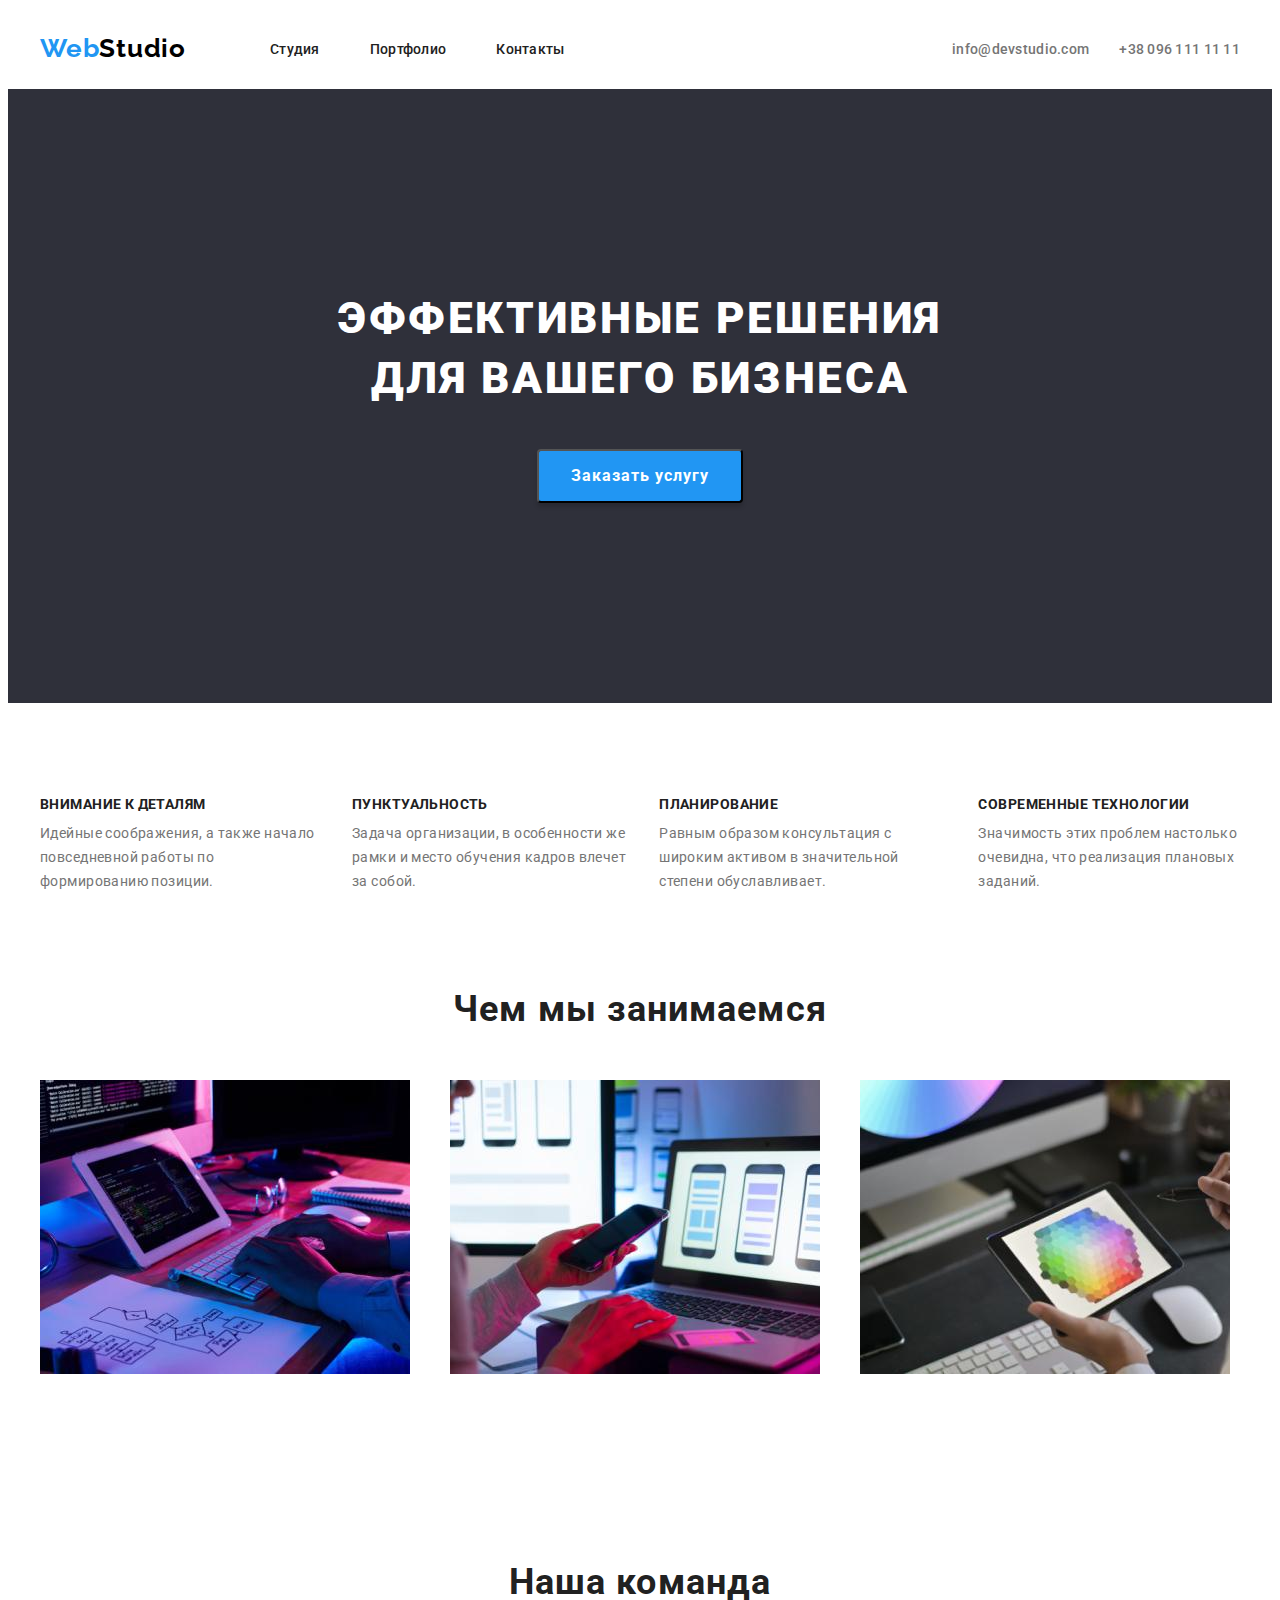
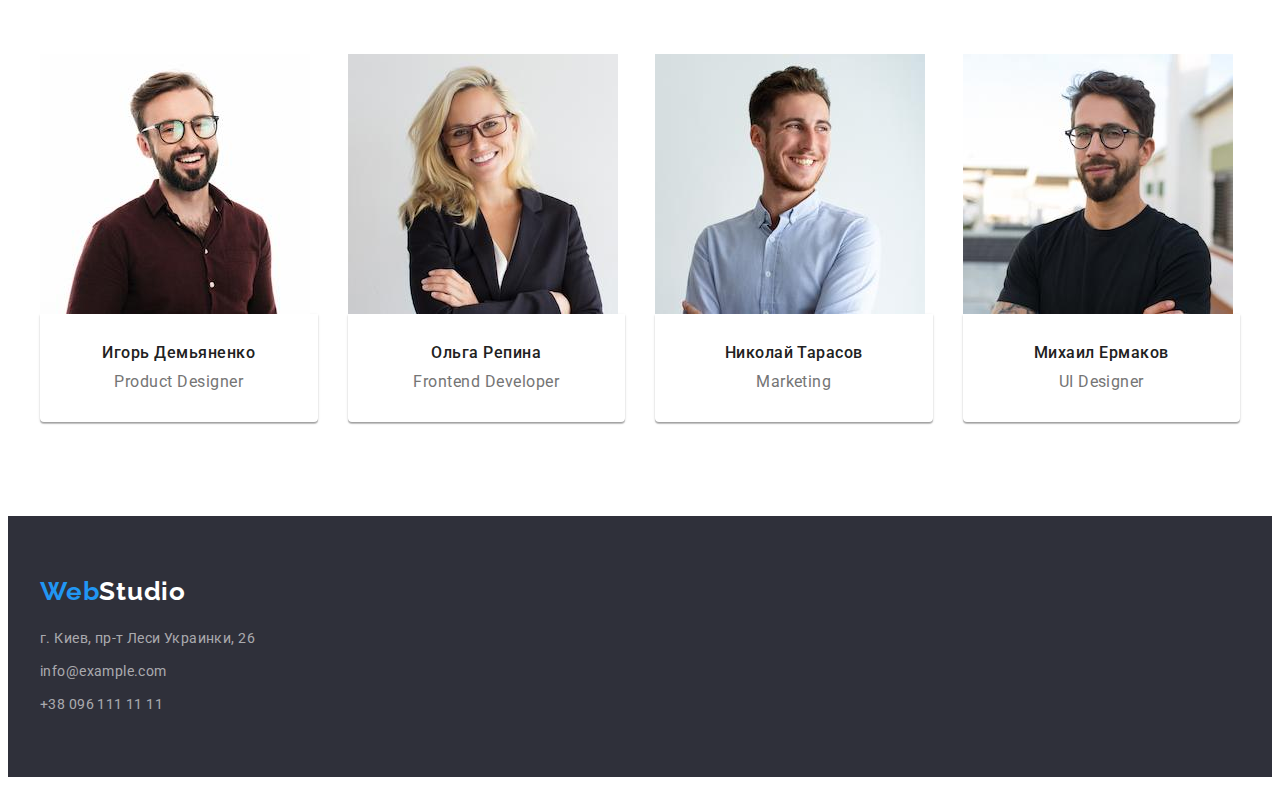
<file: index.html>
<!DOCTYPE html>
<html lang="ru">
<head>
    <meta charset="UTF-8">
    <meta http-equiv="X-UA-Compatible" content="IE=edge">
    <meta name="viewport" content="width=device-width, initial-scale=1.0">
    <title>WebStudio</title>
    <link rel="preconnect" href="https://fonts.googleapis.com">
    <link rel="preconnect" href="https://fonts.gstatic.com" crossorigin>
    <link href="https://fonts.googleapis.com/css2?family=Raleway:wght@700&family=Roboto:wght@400;500;700;900&display=swap"
        rel="stylesheet">
    <link rel="stylesheet" href="https://cdnjs.cloudflare.com/ajax/libs/modern-normalize/1.1.0/modern-normalize.min.css"
            integrity="sha512-wpPYUAdjBVSE4KJnH1VR1HeZfpl1ub8YT/NKx4PuQ5NmX2tKuGu6U/JRp5y+Y8XG2tV+wKQpNHVUX03MfMFn9Q=="
            crossorigin="anonymous" referrerpolicy="no-referrer" />
    <link rel="stylesheet" href="./css/styles.css" />   
</head>
<body class="body">
    <header class="header">
        <div class="container header-container">
        <nav class="header-navigation">
            <a class="header-logo link" lang="en" href=""><span class="span">Web</span>Studio</a>
            <ul class="header-list">
                <li class="header-item"><a href="./index.html" class="header-link link">Студия</a></li>
                <li class="header-item"><a href="./portfolio.html" class="header-link link">Портфолио</a></li>
                <li class="header-item"><a href="" class="header-link link">Контакты</a></li>
            </ul>
        </nav>
        <ul class="header-connect">
          <li class="header-item-contacts"><a class="header-mail link" href="mailto:info@devstudio.com">info@devstudio.com</a></li>
          <li class="header-item-contacts"><a class="header-tel link" href="tel:+380961111111">+38 096 111 11 11</a></li>
        </ul>
        </div>
    </header>
    <main class="main">
        <section class="hero">
            <div class="container">
            <h1 class="hero-title">Эффективные решения <br>для вашего бизнеса</h1>
            <button class="hero-btn" type="button">Заказать услугу</button>
            </div>
        </section>
        <section class="section">
            <div class="container">
                <h2 class="visually-hidden ">Наши преимущества</h2>
            <ul class="benefits-list">
                <li class="benefits-item">
                    <h3 class="benefits-title">Внимание к деталям</h3>
                    <p class="benefits-after-title">Идейные соображения, а также начало повседневной работы по формированию позиции.</p>
                </li>
                <li class="benefits-item">
                    <h3 class="benefits-title">Пунктуальность</h3>
                    <p class="benefits-after-title">Задача организации, в особенности же рамки и место обучения кадров влечет за собой.</p>
                </li>
                <li class="benefits-item">
                    <h3 class="benefits-title">Планирование</h3>
                    <p class="benefits-after-title">Равным образом консультация с широким активом в значительной степени обуславливает.</p>
                </li>
                <li class="benefits-item">
                    <h3 class="benefits-title ">Современные технологии</h3>
                    <p class="benefits-after-title">Значимость этих проблем настолько очевидна, что реализация плановых заданий.</p>
                </li>
            </ul>
            </div>
        </section>
        <section class="section our-work">
            <div class="container">
            <h2 class="our-work-title">Чем мы занимаемся</h2>
            <ul class="our-work-list">
                <li class="our-work-item"><img src="./img/hands_on_the_keyboard.jpg" alt="печатает на клавиатуре" width="370"></li>
                <li class="our-work-item"><img src="./img/mobile_phone.jpg" alt="держит телефон" width="370"></li>
                <li class="our-work-item"><img src="./img/tablet.jpg" alt="держит планшет" width="370"></li>
            </ul>
            </div>
        </section>
        <section class="section command">
            <div class="container">
            <h2 class="command-title">Наша команда</h2>
            <ul class="command-list">
                <li class="command-item"><img src="./img/guy_in_red.jpg" alt="парень в крсном" width="270">
                    <div class="command-item-content">
                    <h3 class="command-title3">Игорь Демьяненко</h3>
                    <p class="command-after-title" lang="en">Product Designer</p>
                    </div>
                </li>
                <li class="command-item"><img src="./img/female.jpg" alt="девушка" width="270">
                    <div class="command-item-content">
                    <h3 class="command-title3">Ольга Репина</h3>
                    <p class="command-after-title" lang="en">Frontend Developer</p> 
                    </div>
                </li>
                <li class="command-item"><img src="./img/guy_in_white.jpg" alt="парень в белом" width="270">
                    <div class="command-item-content">
                    <h3 class="command-title3">Николай Тарасов</h3>
                    <p class="command-after-title" lang="en">Marketing</p> 
                    </div>
                </li>
                <li class="command-item"><img src="./img/guy_in_black.jpg" alt="парень в черном" width="270">
                    <div class="command-item-content">
                    <h3 class="command-title3">Михаил Ермаков</h3>
                    <p class="command-after-title" lang="en">UI Designer</p> 
                    </div>
                </li>
            </ul>
            </div>
        </section>
    </main>
     <footer class="footer">
        <div class="container">
          <a class="footer-logo link" lang="en" href=""><span class="span">Web</span>Studio</a>
           <address class="footer-address " id="footer-id">
            <ul class="footer-list">
             <li class="footer-item"><a class="footer-link link" href="https://goo.gl/maps/TYgPxpcgYGsznrCRA" target="_blank" rel="noopener noroferrer">г. Киев, пр-т Леси Украинки, 26</a></li>
             <li class="footer-item"><a class="footer-link link" href="mailto:info@example.com">info@example.com</a></li>
             <li class="footer-item"><a class="footer-link link" href="tel:+380961111111">+38 096 111 11 11</a></li>
            </ul>
           </address>
        </div>
     </footer>
</body>
</html>
</file>
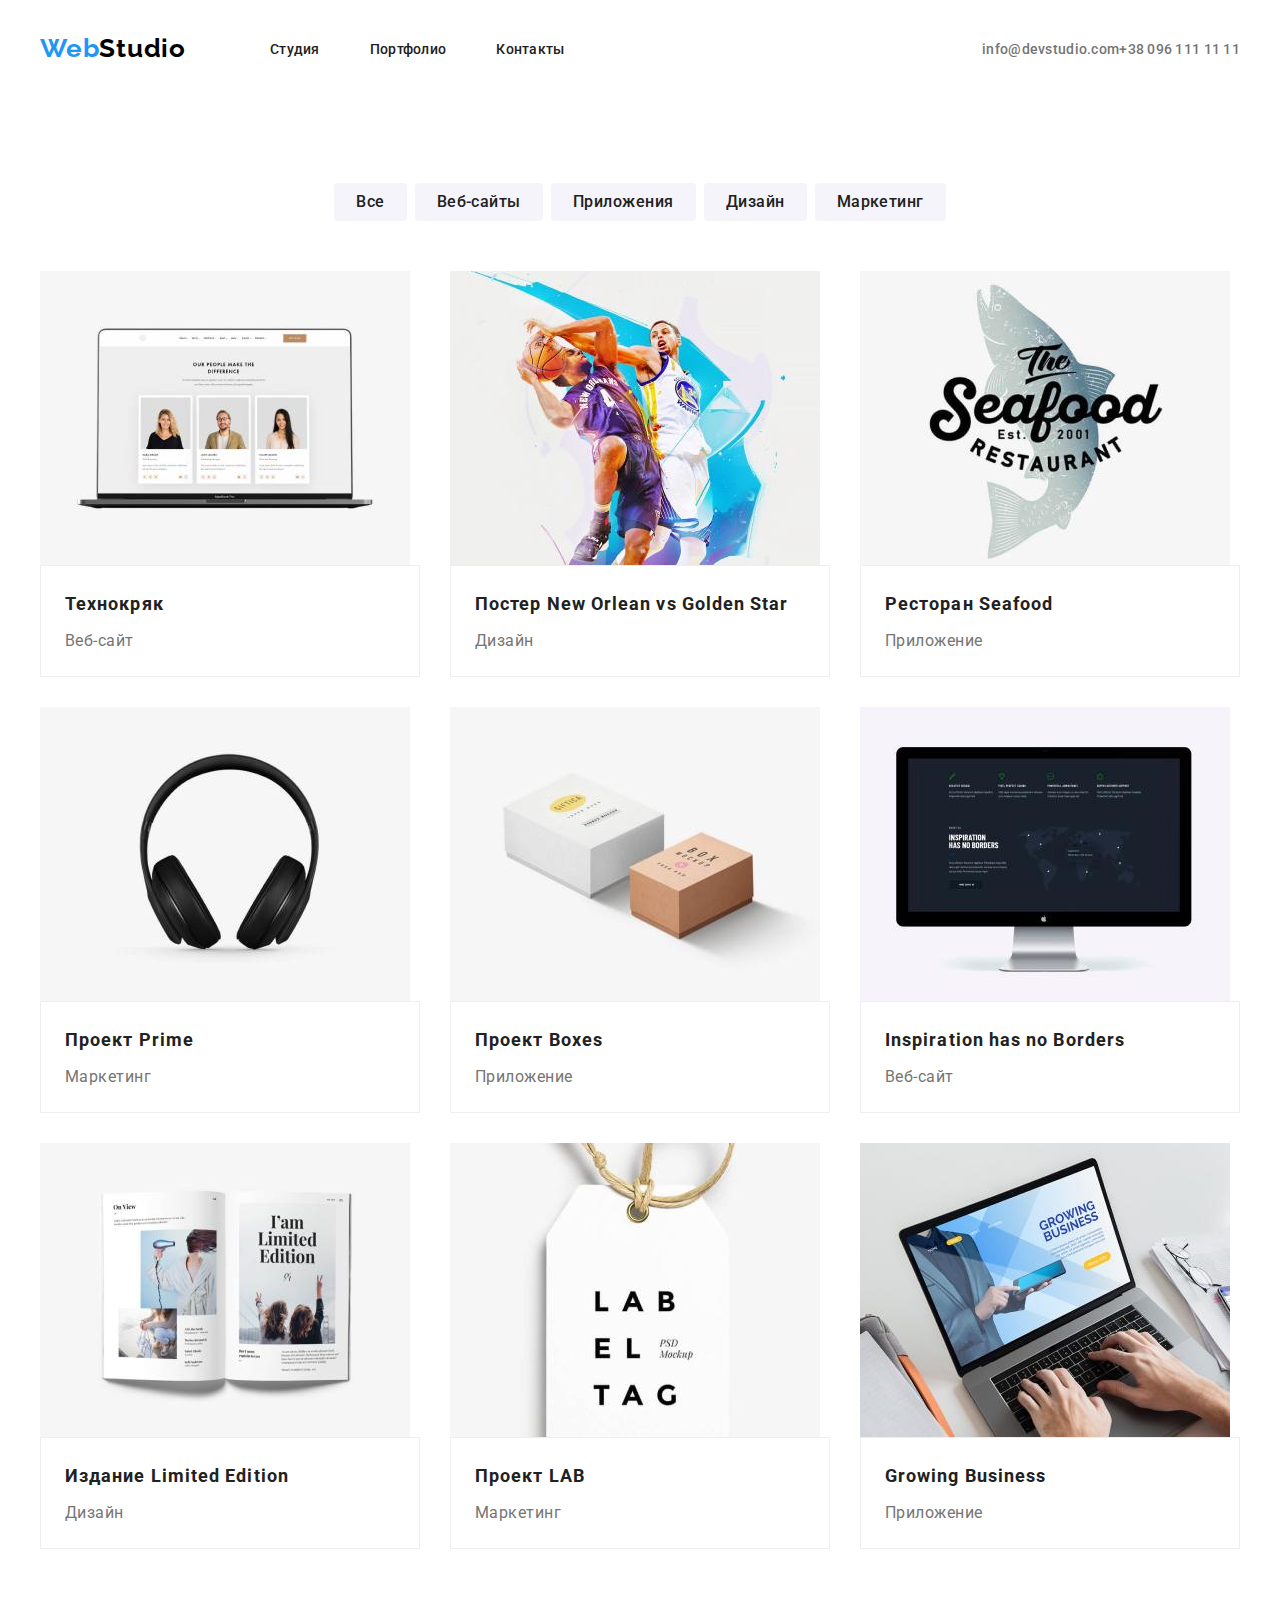
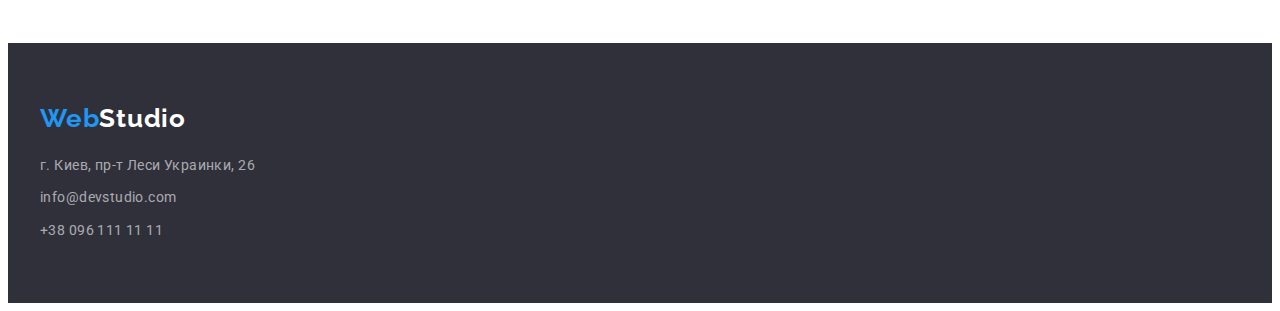
<file: portfolio.html>
<!DOCTYPE html>
<html lang="en">
<head>
    <meta charset="UTF-8">
    <meta http-equiv="X-UA-Compatible" content="IE=edge">
    <meta name="viewport" content="width=device-width, initial-scale=1.0">
    <title>Document</title>
    <link rel="preconnect" href="https://fonts.googleapis.com">
    <link rel="preconnect" href="https://fonts.gstatic.com" crossorigin>
    <link href="https://fonts.googleapis.com/css2?family=Raleway:wght@700&family=Roboto:wght@400;500;700;900&display=swap"
        rel="stylesheet">
    <link rel="stylesheet" href="https://cdnjs.cloudflare.com/ajax/libs/modern-normalize/1.1.0/modern-normalize.min.css"
        integrity="sha512-wpPYUAdjBVSE4KJnH1VR1HeZfpl1ub8YT/NKx4PuQ5NmX2tKuGu6U/JRp5y+Y8XG2tV+wKQpNHVUX03MfMFn9Q=="
        crossorigin="anonymous" referrerpolicy="no-referrer" />
    <link rel="stylesheet" href="./css/styles.css" />
</head>
<body>
    <header class="header">
        <div class="container header-container">
        <nav class="header-navigation">
            <a class="header-logo link" lang="en" href=""><span class="span">Web</span>Studio</a>
            <ul class="header-list list">
                <li class="header-item"><a href="./index.html" class="header-link link">Студия</a></li>
                <li class="header-item"><a href="./portfolio.html" class="header-link link">Портфолио</a></li>
                <li class="header-item"><a href="" class="header-link link">Контакты</a></li>
            </ul>
        </nav>
        <ul class="header-connect list">
            <li><a class="header-mail link" href="mailto:info@devstudio.com">info@devstudio.com</a></li>
            <li><a class="header-tel link" href="tel:+380961111111">+38 096 111 11 11</a></li>
        </ul>
        </div>
    </header>
    <main>
        <section class="section">
            <div class="container">
            <h1 class="visually-hidden">О нас</h1>
            <ul class="portfolio-list-button list">
                <li class="portfolio-items-button"><button class="portfolio-button" type="button">Все</button></li>
                <li class="portfolio-items-button"><button class="portfolio-button" type="button">Веб-сайты</button></li>
                <li class="portfolio-items-button"><button class="portfolio-button" type="button">Приложения</button></li>
                <li class="portfolio-items-button"><button class="portfolio-button" type="button">Дизайн</button></li>
                <li class="portfolio-items-button"><button class="portfolio-button" type="button">Маркетинг</button></li>
            </ul>
            <ul class="portfolio-list list">
                <li class="portfolio-items"><img src="./img/notebook.jpg" alt="notebook" width="370">
                    <div class="portfolio-box">
                    <h2 class="portfolio-title">Технокряк</h2>
                    <p class="portfolio-after-title">Веб-сайт</p>
                </div>
                </li>
                <li class="portfolio-items"><img src="./img/basketball.jpg" alt="basketball" width="370">
                    <div class="portfolio-box">
                    <h2 class="portfolio-title">Постер New Orlean vs Golden Star</h2>
                    <p class="portfolio-after-title">Дизайн</p>
                </div>
                </li>
                <li class="portfolio-items"><img src="./img/fish.jpg" alt="fish" width="370">
                    <div class="portfolio-box">
                    <h2 class="portfolio-title">Ресторан Seafood</h2>
                    <p class="portfolio-after-title">Приложение</p>
                </div>
                </li>
                <li class="portfolio-items"><img src="./img/headphones.jpg" alt="headphones" width="370">
                    <div class="portfolio-box">
                    <h2 class="portfolio-title">Проект Prime</h2>
                    <p class="portfolio-after-title">Маркетинг</p>
                </div>
                </li>
                <li class="portfolio-items"><img src="./img/boxes.jpg" alt="boxes" width="370">
                    <div class="portfolio-box">
                    <h2 class="portfolio-title">Проект Boxes</h2>
                    <p class="portfolio-after-title">Приложение</p>
                </div>
                </li>
                <li class="portfolio-items"><img src="./img/monitor.jpg" alt="monitor" width="370">
                    <div class="portfolio-box">
                    <h2 class="portfolio-title">Inspiration has no Borders</h2>
                    <p class="portfolio-after-title">Веб-сайт</p>
                </div>
                </li>
                <li class="portfolio-items"><img src="./img/magazine.jpg" alt="magazine" width="370">
                    <div class="portfolio-box">
                    <h2 class="portfolio-title">Издание Limited Edition</h2>
                    <p class="portfolio-after-title">Дизайн</p>
                    
                </li>
                <li class="portfolio-items"><img src="./img/tag.jpg" alt="tag" width="370">
                    <div class="portfolio-box">
                    <h2 class="portfolio-title">Проект LAB</h2>
                    <p class="portfolio-after-title">Маркетинг</p>
                </div>
                </li>
                <li class="portfolio-items"><img src="./img/print.jpg" alt="print" width="370">
                    <div class="portfolio-box">
                    <h2 class="portfolio-title">Growing Business</h2>
                    <p class="portfolio-after-title">Приложение</p>
                </div>
                </li>
            </ul>
            </div>
        </section>
    </main>
    <footer class="footer">
        <div class="container">
        <a class="footer-logo link" lang="en" href=""><span class="span">Web</span>Studio</a>
        <address class="footer-address " id="footer-id">
            <ul class="footer-list list">
                <li class="footer-item"><a class="footer-link link" href="https://goo.gl/maps/TYgPxpcgYGsznrCRA"
                        target="_blank" rel="noopener noroferrer">г. Киев, пр-т Леси Украинки, 26</a></li>
                <li class="footer-item"><a class="footer-link link" href="mailto:info@devstudio.com">info@devstudio.com</a>
                </li>
                <li class="footer-item"><a class="footer-link link" href="tel:+380961111111">+38 096 111 11 11</a></li>
            </ul>
        </address>
        </div>
    </footer>
</body>
</html>
</file>
<file: css/styles.css>
:root {
  --main-color: #212121;
  --text-color: #757575;
  --main-title-color: #212121;
  --accent-color: #2196f3;
  --background-color: #2f303a;
}

p,
h1,
h2,
h3,
h4,
h5,
h6 {
  margin: 0;
}

ul {
  margin: 0;
  padding: 0;
  list-style: none;
}
button {
  cursor: pointer;
}

img {
  display: block;
  max-width: 100%;
  height: auto;
}

.container {
  width: 1200px;
  padding-left: 15px;
  padding-right: 15px;
  margin: 0 auto;
}

body {
  font-family: "Roboto", sans-serif;
}

.link {
  text-decoration: none;
}

.section {
  padding-top: 94px;
  padding-bottom: 94px;
}

.visually-hidden {
  position: absolute;
  width: 1px;
  height: 1px;
  margin: -1px;
  border: 0;
  padding: 0;
  white-space: nowrap;
  clip-path: inset(100%);
  clip: rect(0 0 0 0);
  overflow: hidden;
}

/* ---------------header----------------- */

.header {
  background-color: #ffffff;
  padding-top: 25px;
  padding-bottom: 25px;
  border-bottom: 1px;
}

.header-logo {
  font-family: Raleway;
  font-weight: 700;
  font-size: 26px;
  line-height: 1.19;
  letter-spacing: 0.03em;
  color: #000000;
  margin-right: 84px;
}

.header-list {
  display: flex;
}

.header-navigation {
  display: flex;
  align-items: center;
}

.header-container {
  display: flex;
  align-items: center;
}

.header-connect {
  display: flex;
  margin-left: auto;
}

.header-item {
  margin-right: 50px;
}

.header-item:last-child {
  margin-right: 0;
}

.span {
  color: var(--accent-color);
}

.header-link {
  font-weight: 500;
  font-size: 14px;
  line-height: 1.14;
  letter-spacing: 0.02em;
  color: var(--main-color);
}

.header-item-contacts {
  margin-right: 30px;
}

.header-item-contacts:nth-child(2) {
  margin-right: 0px;
}

.header-link:hover,
.header-link:focus {
  color: var(--accent-color);
}

.header-mail {
  font-weight: 500;
  font-size: 14px;
  line-height: 1.14;
  letter-spacing: 0.02em;
  color: var(--text-color);
}

.header-mail:focus,
.header-mail:hover {
  color: var(--accent-color);
}

.header-tel {
  font-weight: 500;
  font-size: 14px;
  line-height: 1.14;
  letter-spacing: 0.02em;
  color: var(--text-color);
}

.header-tel:focus,
.header-tel:hover {
  color: var(--accent-color);
}

/* ---------------hero----------------- */

.main {
  background-color: #ffffff;
}

.hero-title {
  font-weight: 900;
  font-size: 44px;
  line-height: 1.36;
  /* or 136% */
  text-align: center;
  letter-spacing: 0.06em;
  text-transform: uppercase;
  color: #ffffff;
  margin-bottom: 40px;
}

.hero {
  background-color: var(--background-color);
  padding-bottom: 200px;
  padding-top: 200px;
}

.hero-btn {
  font-family: inherit;
  font-weight: 700;
  font-size: 16px;
  line-height: 1.87;
  /* identical to box height, or 187% */
  letter-spacing: 0.06em;
  color: #ffffff;
  background: #2196f3;
  box-shadow: 0px 4px 4px rgba(0, 0, 0, 0.15);
  border-radius: 4px;
  padding-left: 32px;
  padding-right: 32px;
  padding-top: 10px;
  padding-bottom: 10px;
  display: block;
  margin: 0 auto;
}

.hero-btn:focus,
.hero-btn:hover {
  color: #ffffff;
}

/* ---------------benefits---------------- */

.benefits-list {
  display: flex;
}

.benefits-item {
  margin-right: 30px;
}

.benefits-item:nth-last-child(1) {
  margin-right: 0;
}

.benefits-title {
  font-weight: 700;
  font-size: 14px;
  line-height: 1.14;
  letter-spacing: 0.03em;
  text-transform: uppercase;
  color: var(--main-title-color);
  margin-bottom: 10px;
}

.benefits-after-title {
  font-size: 14px;
  line-height: 1.71;
  /* or 171% */
  letter-spacing: 0.03em;
  color: var(--text-color);
}

/* ---------------our-work---------------- */

.our-work {
  padding-top: 0px;
}

.our-work-title {
  font-weight: 700;
  font-size: 36px;
  line-height: 1.17;
  text-align: center;
  letter-spacing: 0.03em;
  color: var(--main-title-color);
  margin-bottom: 50px;
}

.our-work-list {
  display: flex;
  flex-wrap: wrap;
}

.our-work-item {
  flex-basis: calc((100% - 2 * 30px) / 3);
  margin-right: 30px;
}

.our-work-item:nth-child(3n) {
  margin-right: 0;
}

/* --------------command----------------- */

.command {
  border-color: #f5f4fa;
}

.command-list {
  display: flex;
  flex-wrap: wrap;
}

.command-item {
  flex-basis: calc((100% - 3 * 30px) / 4);
  margin-right: 30px;
}

.command-item:nth-child(4n) {
  margin-right: 0;
}

.command-item-content {
  padding-top: 30px;
  padding-bottom: 30px;
  box-shadow: 0px 1px 3px rgba(0, 0, 0, 0.12), 0px 1px 1px rgba(0, 0, 0, 0.14),
    0px 2px 1px rgba(0, 0, 0, 0.2);
  border-radius: 0px 0px 4px 4px;
}

.command-title {
  font-weight: 700;
  font-size: 36px;
  line-height: 1.16;
  text-align: center;
  letter-spacing: 0.03em;
  color: var(--main-title-color);
  margin-bottom: 50px;
}

.command-title3 {
  font-weight: 500;
  font-size: 16px;
  line-height: 1.18;
  text-align: center;
  /* identical to box height */
  letter-spacing: 0.03em;
  color: var(--main-color);
  margin-bottom: 10px;
}

.command-after-title {
  font-size: 16px;
  line-height: 1.18;
  text-align: center;
  /* identical to box height */
  letter-spacing: 0.03em;
  color: var(--text-color);
}

/* --------------footer----------------- */

.footer-logo {
  font-family: Raleway;
  font-weight: 700;
  font-size: 26px;
  line-height: 1.19;
  letter-spacing: 0.03em;
  color: #ffffff;
}

.footer {
  background-color: var(--background-color);
  font-style: normal;
  text-decoration: none;
  padding-top: 60px;
  padding-bottom: 60px;
}

.footer-link {
  font-family: Roboto;
  font-style: normal;
  font-size: 14px;
  line-height: 1.71;
  /* or 171% */
  letter-spacing: 0.03em;
  color: rgba(255, 255, 255, 0.6);
}

.footer-address {
  margin-top: 20px;
}

.footer-item {
  margin-bottom: 9px;
}

.footer-item:nth-last-child(1) {
  margin-bottom: 0;
}
/* --------------------------------portfolio--------------------------------- */

/* --------------main----------------- */

.portfolio {
  padding-top: 94px;
  padding-bottom: 94px;
}

.portfolio-list-button {
  display: flex;
  justify-content: center;
  margin-bottom: 50px;
}

.portfolio-items-button {
  margin-right: 8px;
}

.portfolio-items-button:nth-last-child(1) {
  margin-right: 0px;
}

.portfolio-button {
  font-family: inherit;
  font-weight: 500;
  font-size: 16px;
  line-height: 1.62;
  /* identical to box height, or 162% */
  letter-spacing: 0.03em;
  color: var(--main-title-color);
  background: #f5f4fa;
  border-radius: 4px;
  padding-top: 6px;
  padding-bottom: 6px;
  padding-left: 22px;
  padding-right: 22px;
  border-style: none;
}

.portfolio-button:focus,
.portfolio-button:hover {
  color: #ffffff;
  background: #2196f3;
  /* shadow-middle */
  box-shadow: 0px 3px 1px rgba(0, 0, 0, 0.1), 0px 1px 2px rgba(0, 0, 0, 0.08),
    0px 2px 2px rgba(0, 0, 0, 0.12);
  border-radius: 4px;
}

.portfolio-list {
  display: flex;
  flex-wrap: wrap;
}

.portfolio-items {
  flex-basis: calc((100% - 2 * 30px) / 3);
  margin-right: 30px;
  margin-bottom: 30px;
}

.portfolio-items:nth-child(3n) {
  margin-right: 0px;
}

.portfolio-items:nth-last-child(-n + 3) {
  margin-bottom: 0px;
}

.portfolio-title {
  font-weight: 700;
  font-size: 18px;
  line-height: 2;
  /* identical to box height, or 200% */
  letter-spacing: 0.06em;
  color: var(--main-title-color);
  margin-bottom: 4px;
}

.portfolio-after-title {
  font-size: 16px;
  line-height: 1.87;
  /* identical to box height, or 187% */
  letter-spacing: 0.03em;
  color: var(--text-color);
}

.portfolio-box {
  padding-top: 20px;
  padding-left: 24px;
  padding-bottom: 20px;
  padding-right: 24px;
  border: 1px solid #eeeeee;
  box-sizing: border-box;
}
</file>
